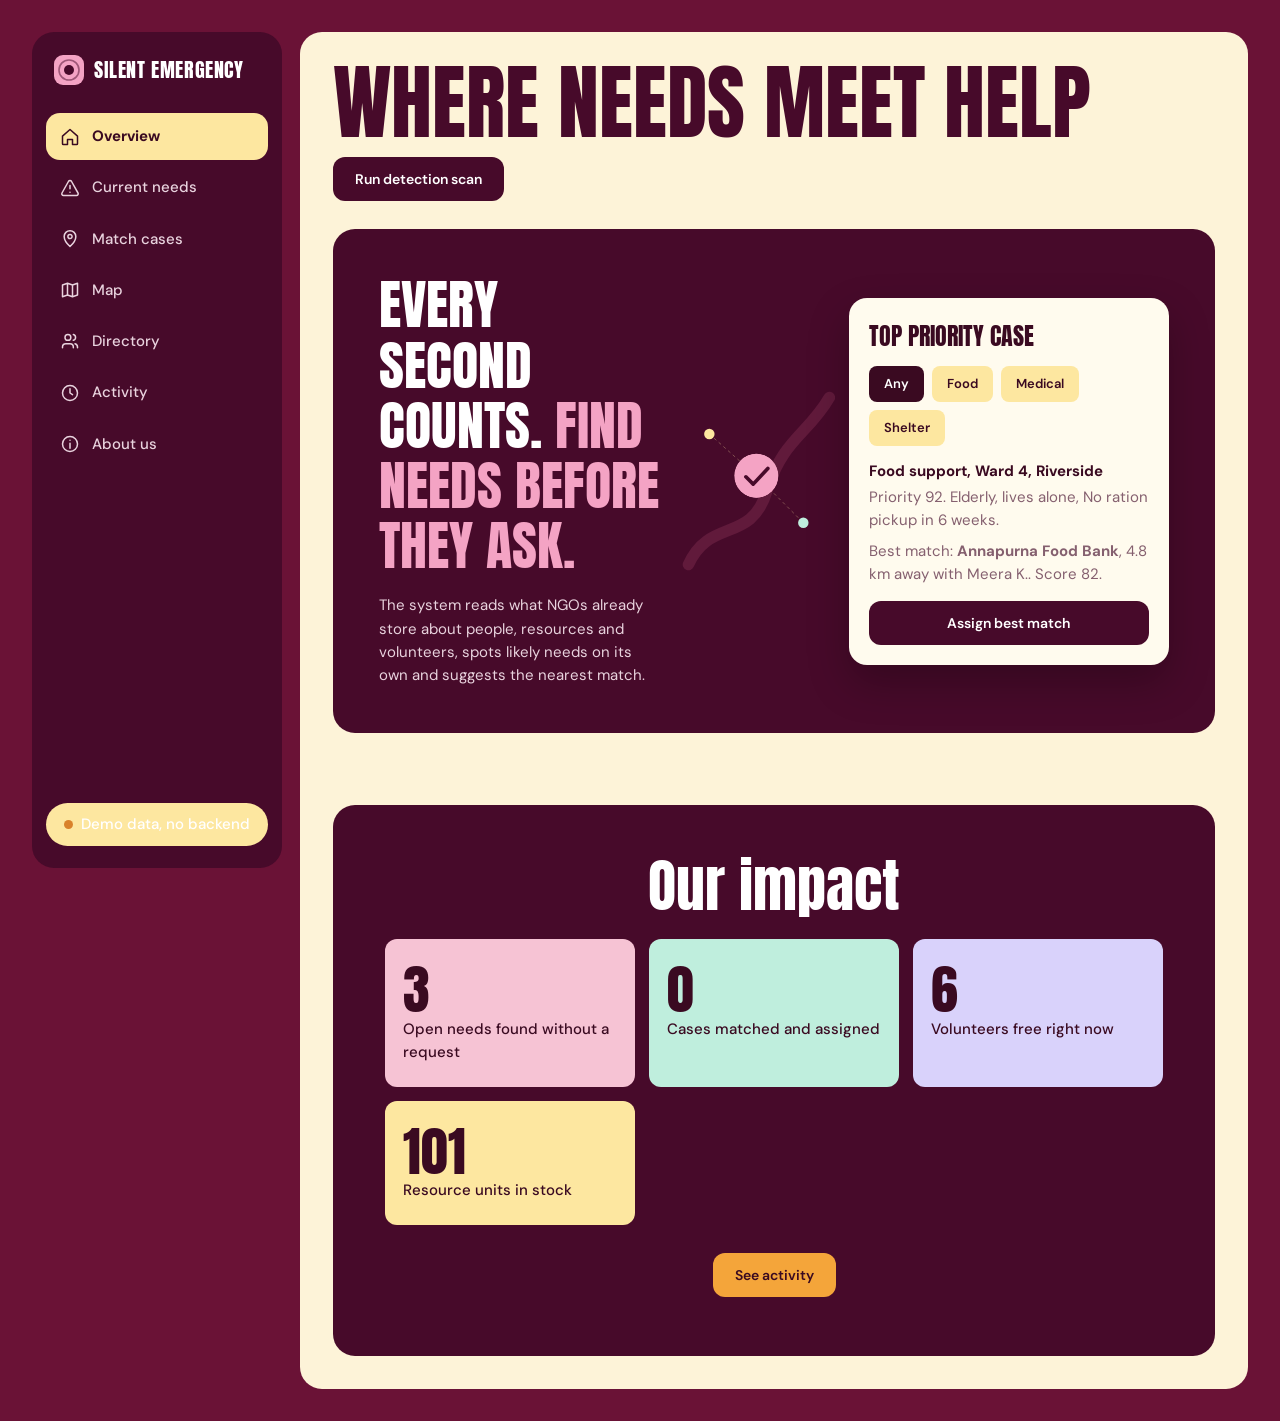
<file: index.html>
<!DOCTYPE html>
<html lang="en"><head><meta charset="utf-8">
<meta name="viewport" content="width=device-width, initial-scale=1">
<title>Silent Emergency Database System</title>
<link href="https://fonts.googleapis.com/css2?family=Anton&family=DM+Sans:wght@400;500;600;700&display=swap" rel="stylesheet">
<link rel="stylesheet" href="style.css"></head><body>
<div class="frame"><div class="shell">
<aside class="side">
 <a class="logo" href="#/home"><svg width="30" height="30" viewBox="0 0 30 30" aria-hidden="true"><rect width="30" height="30" rx="9" fill="#f4a3c4"/><circle cx="15" cy="15" r="5" fill="#470a2a"/><circle cx="15" cy="15" r="10" fill="none" stroke="#470a2a" stroke-width="1.6" opacity=".5"/></svg>Silent Emergency</a>
 <nav id="nav" aria-label="Pages"></nav>
 <button class="chip" id="bk" title="Set the backend address"><span class="dot" id="bd"></span><span id="bt">Checking backend</span></button>
</aside>
<div class="sheet">
<header class="top"><h1 class="mega" id="ptitle">Where needs meet help</h1><button class="dk" id="scan">Run detection scan</button></header>
<main>
<section class="pg on" id="pg-home">
 <div class="hc">
  <div class="hl"><h2>Every second counts. <em>Find needs before they ask.</em></h2><p>The system reads what NGOs already store about people, resources and volunteers, spots likely needs on its own and suggests the nearest match.</p></div>
  <svg class="hart" viewBox="0 0 300 360" aria-hidden="true"><path d="M20 340C60 250 140 300 170 200S250 90 290 20" stroke="#6d2144" stroke-width="22" fill="none" stroke-linecap="round" opacity=".7"/><path d="M60 90L150 170L240 260" stroke="#fde7a0" stroke-dasharray="6 6" opacity=".6" fill="none"/><g fill="none" stroke="#f4a3c4" stroke-width="2"><circle class="rg" cx="150" cy="170" r="40"/><circle class="rg" cx="150" cy="170" r="40" style="animation-delay:1.1s"/><circle class="rg" cx="150" cy="170" r="40" style="animation-delay:2.2s"/></g><circle cx="150" cy="170" r="42" fill="#f4a3c4"/><path d="M130 172l14 14 28-30" stroke="#470a2a" stroke-width="7" fill="none" stroke-linecap="round" stroke-linejoin="round"/><circle cx="60" cy="90" r="10" fill="#fde7a0"/><circle cx="240" cy="260" r="10" fill="#bfeedd"/></svg>
  <div class="gc"><h3>Top priority case</h3><div class="amt" id="h-chips"><button data-t="any" class="on">Any</button><button data-t="food">Food</button><button data-t="medical">Medical</button><button data-t="shelter">Shelter</button></div><div id="h-body"></div><button class="dk" id="h-go" style="width:100%">Assign best match</button></div>
 </div>
 <section class="imp"><h2 class="sh w">Our impact</h2><div class="tiles4">
  <div class="st" style="background:var(--rose)"><b id="i-open">0</b>Open needs found without a request</div>
  <div class="st" style="background:var(--mint)"><b id="i-done">0</b>Cases matched and assigned</div>
  <div class="st" style="background:var(--lav)"><b id="i-vol">0</b>Volunteers free right now</div>
  <div class="st" style="background:var(--butter)"><b id="i-stock">0</b>Resource units in stock</div></div>
  <a class="dk amber" href="#/hist">See activity</a></section>
</section>

<section class="pg" id="pg-needs">
 <div class="bar"><div class="tabs" id="n-tabs"><button class="on" data-t="open">Open</button><button data-t="assigned">Assigned</button></div>
  <div class="amt" id="n-chips"><button data-t="any" class="on">Any</button><button data-t="food">Food</button><button data-t="medical">Medical</button><button data-t="shelter">Shelter</button></div>
  <input class="search" id="q" type="search" placeholder="Search by area or signal" aria-label="Search needs"></div>
 <div class="cards" id="h-cards"></div>
</section>

<section class="pg" id="pg-match"><div class="mg">
 <div class="pn"><h3>Cases by priority</h3><div class="cases" id="m-cases"></div></div>
 <div><div class="pn"><h3 id="m-t">Best matches</h3><div id="m-list"><p class="muted">Pick a case to see its ranked matches.</p></div></div>
  <div class="pn" style="margin-top:16px"><h3>Transaction</h3><pre id="sql">-- Press Assign to commit a match.</pre></div></div>
</div></section>

<section class="pg" id="pg-map">
 <div class="pn"><h3>Map</h3><svg class="map" id="map" viewBox="0 0 640 400" role="img" aria-label="Map of needs, resources and volunteers"></svg>
  <div class="lg"><span><i style="background:#c44d8a"></i>Need</span><span><i style="background:#470a2a;border-radius:3px"></i>Resource</span><span><i style="background:#e9a23b;border-radius:3px"></i>Volunteer</span></div></div>
</section>

<section class="pg" id="pg-dir"><div class="pn"><div class="tabs" id="d-tabs"><button class="on" data-t="ngos">NGOs</button><button data-t="res">Resources</button><button data-t="vols">Volunteers</button></div><div class="tbl" id="d-t"></div></div></section>

<section class="pg" id="pg-hist"><div class="cards" id="h-news" style="margin-bottom:22px"></div><div class="pn"><h3>All assignments</h3><div class="tbl" id="h-t"></div></div></section>

<section class="pg" id="pg-about"><div class="pn" style="max-width:780px"><p style="font-size:17px;margin-top:0">Silent Emergency is a database-driven system that finds people who need help even when they haven't asked. It keeps people, NGOs, volunteers, needs, locations and resources in one relational database, ranks the needs it detects, and suggests the nearest available resource and volunteer.</p>
<div class="chips"><span>Detects needs on its own</span><span>Ranks by priority and distance</span><span>Matches resources and volunteers</span><span>Updates as data changes</span></div>
<p class="muted">BACSE202 Database Systems, Vellore Institute of Technology. Rakshit Mathur (25BCE0417), Nethra P (25BCE0465). Faculty guide: Dr. Saritha Murali.</p></div></section>
</main>
</div></div></div>
<div class="toast" id="toast" role="status"></div>
<script src="script.js"></script></body></html>
</file>
<file: style.css>
:root{--wine:#6a1236;--deep:#470a2a;--ink:#3a0a21;--cream:#fdf3d8;--paper:#fffbee;--pink:#f4a3c4;--butter:#fde7a0;--mint:#bfeedd;--lav:#d9d2fb;--rose:#f6c3d4;--salmon:#f5a58f;--mute:#85606f;--ok:#2e9e5b}
*{box-sizing:border-box}
body{margin:0;background:var(--wine);font:15px/1.55 "DM Sans",system-ui,sans-serif;color:var(--ink)}
button{font:inherit;color:inherit}button:focus-visible,a:focus-visible{outline:3px solid var(--pink);outline-offset:2px}
.chip{display:flex;align-items:center;gap:8px;background:var(--butter);border:0;border-radius:99px;padding:10px 16px;font-weight:500;cursor:pointer;transition:transform .2s}
.chip:hover{transform:translateY(-2px)}
.dot{width:9px;height:9px;border-radius:50%;background:#d9822b}.dot.on{background:var(--ok);animation:dotp 2s infinite}
.dk{display:inline-block;background:var(--deep);color:#fff;border:0;border-radius:12px;padding:13px 22px;font:600 14px "DM Sans",sans-serif;cursor:pointer;text-decoration:none;position:relative;overflow:hidden;transition:transform .2s,box-shadow .2s}
.dk::after{content:"";position:absolute;top:0;left:-60%;width:40%;height:100%;background:linear-gradient(100deg,transparent,rgba(255,255,255,.3),transparent);transform:skewX(-20deg);transition:left .6s}
.dk:hover:not(:disabled){transform:translateY(-2px);box-shadow:0 10px 22px rgba(71,10,42,.3)}.dk:hover::after{left:130%}.dk:active{transform:scale(.97)}
.dk:disabled{opacity:.4;cursor:default}.dk.sm{padding:10px 16px;font-size:13px;border-radius:10px}.dk.amber{background:#f4a53a;color:var(--ink)}
.pg{display:none}.pg.on{display:block;animation:rise .5s cubic-bezier(.2,.8,.2,1)}
.mega{font:400 clamp(38px,6.4vw,92px)/.93 Anton,Impact,sans-serif;text-transform:uppercase;color:var(--deep);margin:0 0 26px}
.hc{display:grid;grid-template-columns:1.1fr .8fr 340px;gap:14px;background:var(--deep);border-radius:22px;padding:clamp(22px,4vw,46px);color:#fff;align-items:center;position:relative;overflow:hidden;min-height:440px}
.hl h2{font:400 clamp(30px,4.2vw,56px)/1.12 Anton,Impact,sans-serif;text-transform:uppercase;margin:0 0 18px}
.hl em{font-style:normal;color:var(--pink)}.hl p{color:#e9d3de;max-width:38ch;margin:0}
.hart{width:100%;max-height:380px}
.rg{transform-box:fill-box;transform-origin:center;animation:hush 3.4s ease-out infinite}
.gc{background:var(--paper);color:var(--ink);border-radius:18px;padding:20px;box-shadow:0 18px 40px rgba(0,0,0,.25)}
.gc h3{font:400 24px Anton,Impact,sans-serif;margin:0 0 12px;text-transform:uppercase}
.amt{display:flex;flex-wrap:wrap;gap:8px;margin-bottom:14px}
.amt button{background:var(--butter);border:0;border-radius:8px;padding:8px 15px;font-weight:600;font-size:13px;cursor:pointer;transition:transform .15s,background .2s}
.amt button:hover{transform:translateY(-2px)}.amt button.on{background:var(--ink);color:#fff}
#h-body{margin-bottom:14px;min-height:96px}#h-body b{display:block}
.muted{color:var(--mute);margin:6px 0}
.sh{font:400 clamp(30px,5vw,58px)/1 Anton,Impact,sans-serif;color:var(--deep);margin:72px 0 24px}.sh.first{margin-top:0}.sh.w{color:#fff;margin:0 0 24px}
.cards{display:grid;grid-template-columns:repeat(auto-fit,minmax(260px,1fr));gap:20px}
.cd{background:var(--paper);border-radius:14px;padding:10px 10px 18px;box-shadow:0 6px 20px rgba(71,10,42,.08);transition:transform .3s cubic-bezier(.2,.8,.2,1),box-shadow .3s}
.cd:hover{transform:translateY(-6px);box-shadow:0 18px 34px rgba(71,10,42,.16)}
.art{height:170px;border-radius:10px;display:flex;flex-direction:column;justify-content:flex-end;padding:14px;color:#fff;position:relative;overflow:hidden}
.art::after{content:"";position:absolute;right:-40px;top:-40px;width:150px;height:150px;border-radius:50%;border:22px solid rgba(255,255,255,.18);transition:transform .5s}
.cd:hover .art::after{transform:scale(1.25)}
.art b{font:400 64px/1 Anton,Impact,sans-serif}.art span{font-weight:600}
.cd h3{font:600 18px "DM Sans";margin:14px 8px 4px}.cd p{margin:0 8px 14px;color:var(--mute);font-size:14px}.cd .dk{margin-left:8px}
.imp{background:var(--deep);color:#fff;border-radius:22px;padding:clamp(26px,5vw,52px);text-align:center;margin-top:72px;position:relative;overflow:hidden}
.tiles4{display:grid;grid-template-columns:repeat(auto-fit,minmax(200px,1fr));gap:14px;margin-bottom:28px}
.st{border-radius:12px;padding:22px 18px;color:var(--ink);text-align:left;font-weight:500;transition:transform .25s}.st:hover{transform:translateY(-4px) rotate(-.6deg)}
.st b{font:400 54px/1.05 Anton,Impact,sans-serif;display:block}
.tg{display:grid;grid-template-columns:repeat(auto-fit,minmax(220px,1fr));gap:16px}
.tl{background:var(--paper);border:0;border-radius:14px;padding:10px 10px 14px;text-align:left;cursor:pointer;font-weight:600;display:grid;gap:12px;box-shadow:0 6px 18px rgba(71,10,42,.07);transition:transform .25s,box-shadow .25s}
.tl:hover{transform:translateY(-5px);box-shadow:0 16px 30px rgba(71,10,42,.15)}
.tl i{height:120px;border-radius:10px;display:grid;place-items:center;transition:transform .3s}.tl:hover i{transform:scale(.97)}
.tl svg{width:46px;height:46px;fill:none;stroke:#fff;stroke-width:1.6}.tl span{display:flex;justify-content:space-between;padding:0 6px;gap:10px}
.pt{display:grid;grid-template-columns:repeat(auto-fit,minmax(210px,1fr));gap:2px;background:#f0e1ba;border-radius:14px;overflow:hidden}
.pt div{background:var(--paper);padding:28px 16px;text-align:center;transition:background .2s}.pt div:hover{background:#fff}
.pt b{font:400 22px Anton,Impact,sans-serif;color:var(--wine);text-transform:uppercase;display:block}.pt small{color:var(--mute)}
.pn{background:var(--paper);border-radius:18px;padding:20px;box-shadow:0 6px 20px rgba(71,10,42,.07)}.pn h3{font:400 24px Anton,Impact,sans-serif;text-transform:uppercase;margin:0 0 12px;color:var(--deep)}
.mg{display:grid;grid-template-columns:270px 1fr 350px;gap:18px;align-items:start}
.cases{display:flex;flex-direction:column;gap:2px;max-height:600px;overflow:auto}
.row{display:grid;grid-template-columns:46px 1fr 44px;gap:12px;align-items:center;padding:10px;border-radius:14px;cursor:pointer;width:100%;text-align:left;background:none;border:0;transition:background .2s,transform .2s}
.row:hover,.row.on{background:var(--butter)}.row:hover{transform:translateX(4px)}
.av{width:46px;height:46px;border-radius:13px;display:grid;place-items:center;color:#fff;font:400 20px Anton,Impact,sans-serif}
.row b{display:block;font-weight:600}.row small{color:var(--mute)}
.badge{font-size:12px;font-weight:700;padding:3px 10px;border-radius:99px;background:#e1f3e6;color:var(--ok);justify-self:end}.badge.hot{background:#fbd5e1;color:#a3124f;animation:hotp 2.2s infinite}
.map{width:100%;height:auto;border-radius:14px;display:block;background:#f6ecd2}
#map circle[data-n]{transform-box:fill-box;transform-origin:center;transition:transform .2s;cursor:pointer}#map circle[data-n]:hover{transform:scale(1.35)}
.lg{display:flex;gap:16px;flex-wrap:wrap;color:var(--mute);font-size:13px;margin-top:12px}.lg i{display:inline-block;width:10px;height:10px;margin-right:6px;border-radius:50%}
.ring{transform-box:fill-box;transform-origin:center;animation:hush 3s ease-out infinite}
.m{padding:14px;border-radius:14px;margin-bottom:10px;background:#fff;animation:rise .45s both;transition:transform .25s,box-shadow .25s}.m:nth-child(2){animation-delay:.08s}.m:nth-child(3){animation-delay:.16s}
.m:hover{transform:translateY(-3px);box-shadow:0 12px 24px rgba(71,10,42,.12)}.m.best{box-shadow:inset 0 0 0 2px var(--wine)}
.m .t{display:flex;justify-content:space-between;gap:10px}.m .s{font:400 34px Anton,Impact,sans-serif;color:var(--wine)}
.ms{display:grid;grid-template-columns:repeat(4,1fr);gap:6px;margin-top:8px}.ms small{font-size:11px;color:var(--mute)}
.ms span{display:block;height:6px;border-radius:4px;background:#f0e1ba;margin-bottom:3px}.ms i{display:block;height:6px;border-radius:4px;background:var(--wine);transition:width .8s}
pre{margin:0;white-space:pre-wrap;font:12.5px/1.6 ui-monospace,Menlo,monospace;background:var(--deep);color:#f2d9e5;border-radius:12px;padding:14px;min-height:110px}
.tabs{display:flex;gap:22px;margin-bottom:12px;border-bottom:1px solid #eadcb7}
.tabs button{background:none;border:0;font-weight:600;color:var(--mute);padding:8px 0;cursor:pointer;border-bottom:3px solid transparent;margin-bottom:-1px}.tabs button.on{color:var(--ink);border-color:var(--wine)}
.tbl{overflow-x:auto}table{width:100%;border-collapse:collapse}th,td{text-align:left;padding:11px 12px;white-space:nowrap}th{color:var(--mute);font-weight:600;font-size:13px}tr+tr td{border-top:1px solid #f0e4c3}tr:hover td{background:#fff6dc}
.chips{display:flex;flex-wrap:wrap;gap:8px;margin:14px 0}.chips span{padding:7px 14px;border-radius:99px;background:var(--rose);font-size:13px;font-weight:500}
.foot{text-align:center;color:var(--mute);font-size:13px;margin:46px 0 0}
.toast{position:fixed;left:50%;bottom:24px;transform:translate(-50%,30px);background:var(--deep);color:#fff;padding:12px 22px;border-radius:99px;opacity:0;transition:.4s cubic-bezier(.3,1.4,.5,1);pointer-events:none;z-index:50;max-width:90vw}.toast.on{opacity:1;transform:translate(-50%,0)}
.boot .mega,.boot .hc{animation:rise .8s cubic-bezier(.2,.8,.2,1) both}.boot .hc{animation-delay:.12s}
@keyframes rise{from{opacity:0;transform:translateY(16px)}to{opacity:1;transform:none}}
@keyframes hush{0%{transform:scale(.7);opacity:.8}100%{transform:scale(3);opacity:0}}
@keyframes hotp{0%,100%{box-shadow:0 0 0 0 rgba(196,77,138,.45)}50%{box-shadow:0 0 0 7px rgba(196,77,138,0)}}
@keyframes dotp{0%,100%{box-shadow:0 0 0 0 rgba(46,158,91,.5)}50%{box-shadow:0 0 0 7px rgba(46,158,91,0)}}
@media (max-width:1050px){.hc{grid-template-columns:1fr 1fr}.hart{display:none}.gc{grid-column:1/3}.mg{grid-template-columns:1fr 1fr}.mg>*:last-child{grid-column:1/3}}
@media (max-width:700px){.hc,.mg{grid-template-columns:1fr}.gc,.mg>*:last-child{grid-column:auto}#nav{margin:0;order:3;width:100%}.navr{margin-left:auto}}
@media (prefers-reduced-motion:reduce){*,*::before,*::after{animation:none!important;transition:none!important}}

/* ===== sidebar layout ===== */
.frame{max-width:1440px;margin:0 auto;padding:clamp(8px,2.5vw,32px)}
.shell{display:grid;grid-template-columns:250px 1fr;gap:clamp(8px,1.5vw,18px);align-items:start}
.sheet{background:var(--cream);border-radius:22px;padding:clamp(16px,2.6vw,40px);min-height:calc(100vh - 64px);min-width:0}
.side{background:var(--deep);color:#fff;border-radius:22px;padding:22px 14px;position:sticky;top:clamp(8px,2.5vw,32px);display:flex;flex-direction:column;min-height:calc(100vh - clamp(16px,5vw,64px))}
.logo{display:flex;align-items:center;gap:10px;font:400 20px Anton,Impact,sans-serif;letter-spacing:.03em;color:#fff;text-decoration:none;text-transform:uppercase;padding:0 8px}
#nav{display:flex;flex-direction:column;gap:4px;margin:28px 0}
#nav a{display:flex;align-items:center;gap:12px;padding:12px 14px;border-radius:14px;color:#e9d3de;text-decoration:none;font-weight:500;transition:background .2s,color .2s,transform .2s}
#nav a svg{width:20px;height:20px;fill:none;stroke:currentColor;stroke-width:1.8;stroke-linecap:round;stroke-linejoin:round;flex:none}
#nav a:hover{background:rgba(255,255,255,.09);color:#fff;transform:translateX(4px)}
#nav a.on{background:var(--butter);color:var(--ink);font-weight:700}
.side .chip{margin-top:auto;width:100%;justify-content:center}
.top{display:flex;align-items:flex-end;justify-content:space-between;gap:16px;flex-wrap:wrap;margin-bottom:28px}
.top .mega{margin:0}
.bar{display:flex;gap:16px;flex-wrap:wrap;align-items:center;margin-bottom:22px}.bar .tabs{margin:0;border:0}.bar .amt{margin:0}
.search{background:var(--paper);border:2px solid #f0e1ba;border-radius:99px;padding:10px 18px;font:inherit;color:var(--ink);width:250px;margin-left:auto;transition:border-color .2s,width .3s}
.search:focus{border-color:var(--wine);outline:0;width:310px}
.hc{grid-template-columns:1fr .55fr 320px}
@media (max-width:1250px){.hc{grid-template-columns:1fr 320px}.hart{display:none}.gc{grid-column:auto}}
@media (max-width:900px){.shell{grid-template-columns:1fr}.side{position:static;min-height:0;flex-direction:row;flex-wrap:wrap;align-items:center;gap:10px;padding:12px}.sheet{min-height:0}
 #nav{flex-direction:row;overflow-x:auto;margin:0;order:3;flex:1 1 100%;gap:2px}#nav a{white-space:nowrap;padding:10px 12px}.side .chip{margin:0 0 0 auto;width:auto}}
@media (max-width:700px){.hc{grid-template-columns:1fr}.search{width:100%;margin:0}.search:focus{width:100%}}
</file>
